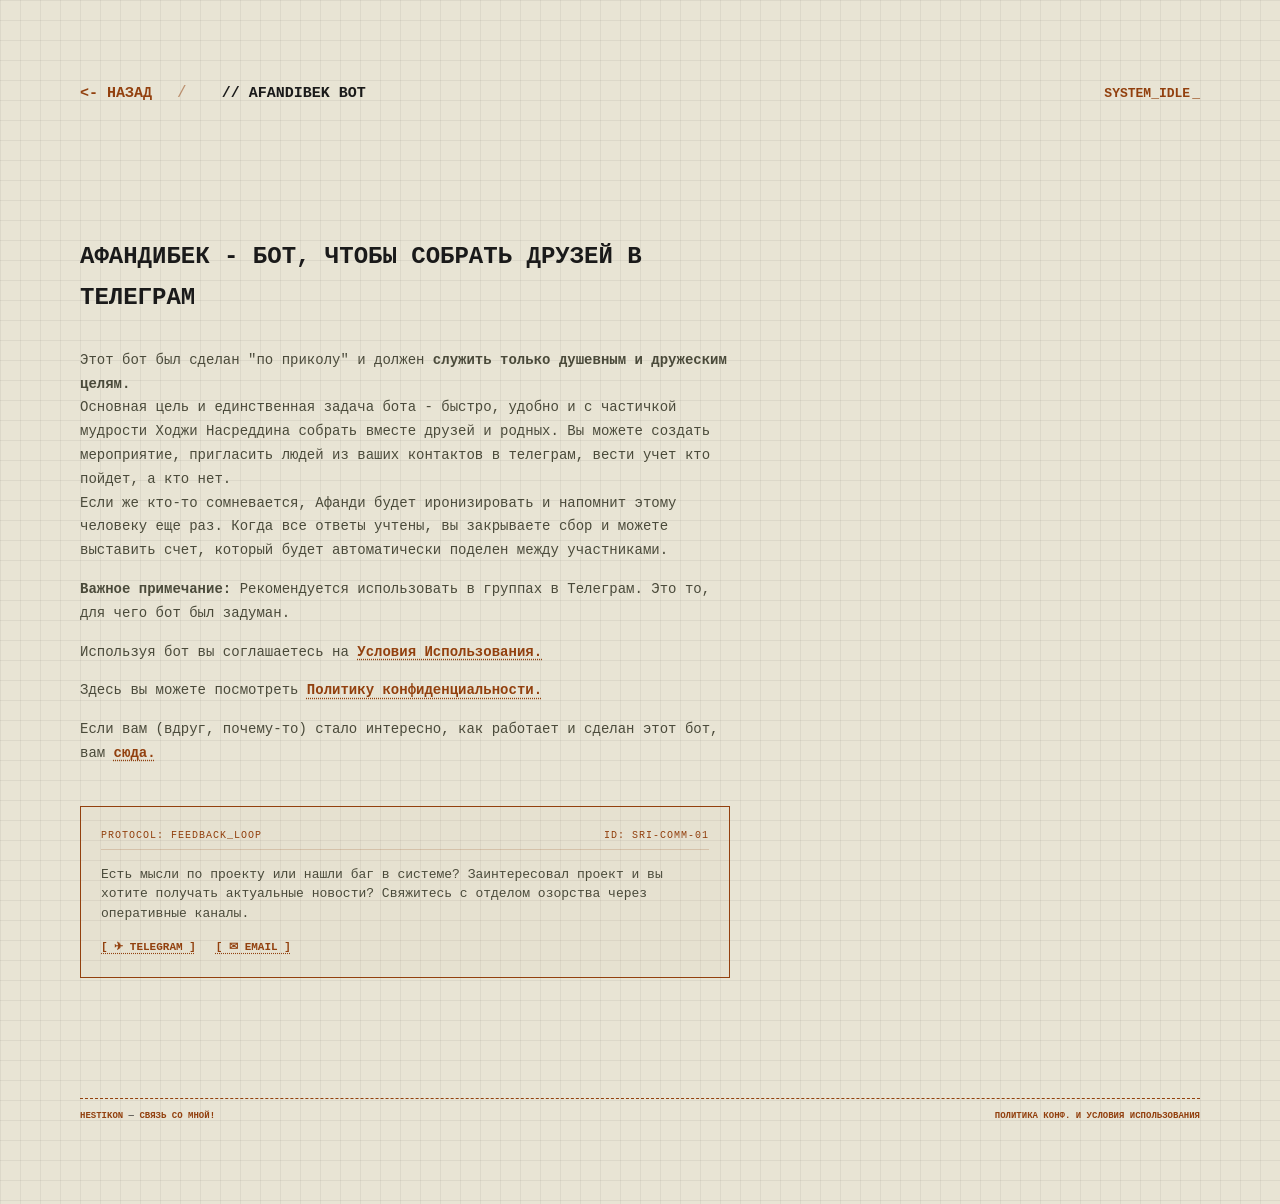
<file: afandibek/index.html>
<!DOCTYPE html>
<html lang="ru">
<head>
    <meta charset="UTF-8">
    <link rel="icon" type="image/png" href="../favicon.png">
    <meta name="viewport" content="width=device-width, initial-scale=1.0">
    <meta name="description" content="<Телеграм-Бот, собирает друзей и автоматически делит счет">
    <meta name="robots" content="index, follow">

    <title>Afandibek_bot — SAM</title>
    <link rel="stylesheet" href="../style.css">

</head>
<body class="inner-page">

    <nav class="projects-nav">
        <div class="nav-links">
            <a href="../index.html" class="nav-link"><- назад</a>
            <span class="nav-separator">/</span>
            <span class="nav-current-page">// Afandibek Bot</span>
        </div>

        <div class="status-terminal">
            <span class="status-text"></span><span class="cursor">_</span>
        </div>
    </nav>

    <main class="content-reader">
        <h1>Афандибек - бот, чтобы собрать друзей в Телеграм</h1>
        <p>Этот бот был сделан "по приколу" и должен <strong>служить только душевным и дружеским целям.</strong><br>
        Основная цель и единственная задача бота - быстро, удобно и с частичкой мудрости Ходжи Насреддина собрать вместе друзей и родных. Вы можете создать мероприятие, пригласить людей из ваших контактов в телеграм, вести учет кто пойдет, а кто нет.<br>
        Если же кто-то сомневается, Афанди будет иронизировать и напомнит этому человеку еще раз. Когда все ответы учтены, вы закрываете сбор и можете выставить счет, который будет автоматически поделен между участниками.</p>

        <p><strong>Важное примечание:</strong> Рекомендуется использовать в группах в Телеграм. Это то, для чего бот был задуман.</p>
        <p>Используя бот вы соглашаетесь на <a href="https://telegra.ph/Foydalanish-shartlari-03-05" target="_blank" rel="noopener noreferrer" class="footer-link">Условия Использования.</a></p>
        <p>Здесь вы можете посмотреть <a href="https://telegra.ph/Politika-konfidencialnostiMaxfiylik-siyosati-03-03" target="_blank" rel="noopener noreferrer" class="footer-link">Политику конфиденциальности.</a></p>
        <p>Если вам (вдруг, почему-то) стало интересно, как работает и сделан этот бот, вам <a href="https://telegra.ph/Tehnicheskij-vopros-03-05" target="_blank" rel="noopener noreferrer" class="footer-link">сюда.</a></p>

        <section class="contact-plate">
    <div class="plate-header">
        <span>Protocol: Feedback_Loop</span>
        <span>ID: SRI-COMM-01</span>
    </div>
    <div class="plate-content">
        Есть мысли по проекту или нашли баг в системе? Заинтересовал проект и вы хотите получать актуальные новости?
        Свяжитесь с отделом озорства через оперативные каналы.
    </div>
    <div class="plate-links">
        <a href="https://t.me/hestikon" class="plate-link">[ ✈ Telegram ]</a>
        <a href="https://tally.so/r/rjKJX2" class="plate-link">[ ✉ Email ]</a>
    </div>
</section>

    </main>

    <footer class="page-footer">
        <div class="footer-line">
            <span> <a href="https://t.me/hestikon" class="footer-link">HESTIKON</a> — <a href="../contact.html" class="footer-link">Связь со мной!</a></span>
            <span><a href="../legal.html" class="footer-link">Политика конф. и условия использования</a></span>
        </div>
    </footer>

        <!-- 100% privacy-first analytics -->
<script async src="https://scripts.simpleanalyticscdn.com/latest.js"></script>

</body>
</html>
</file>
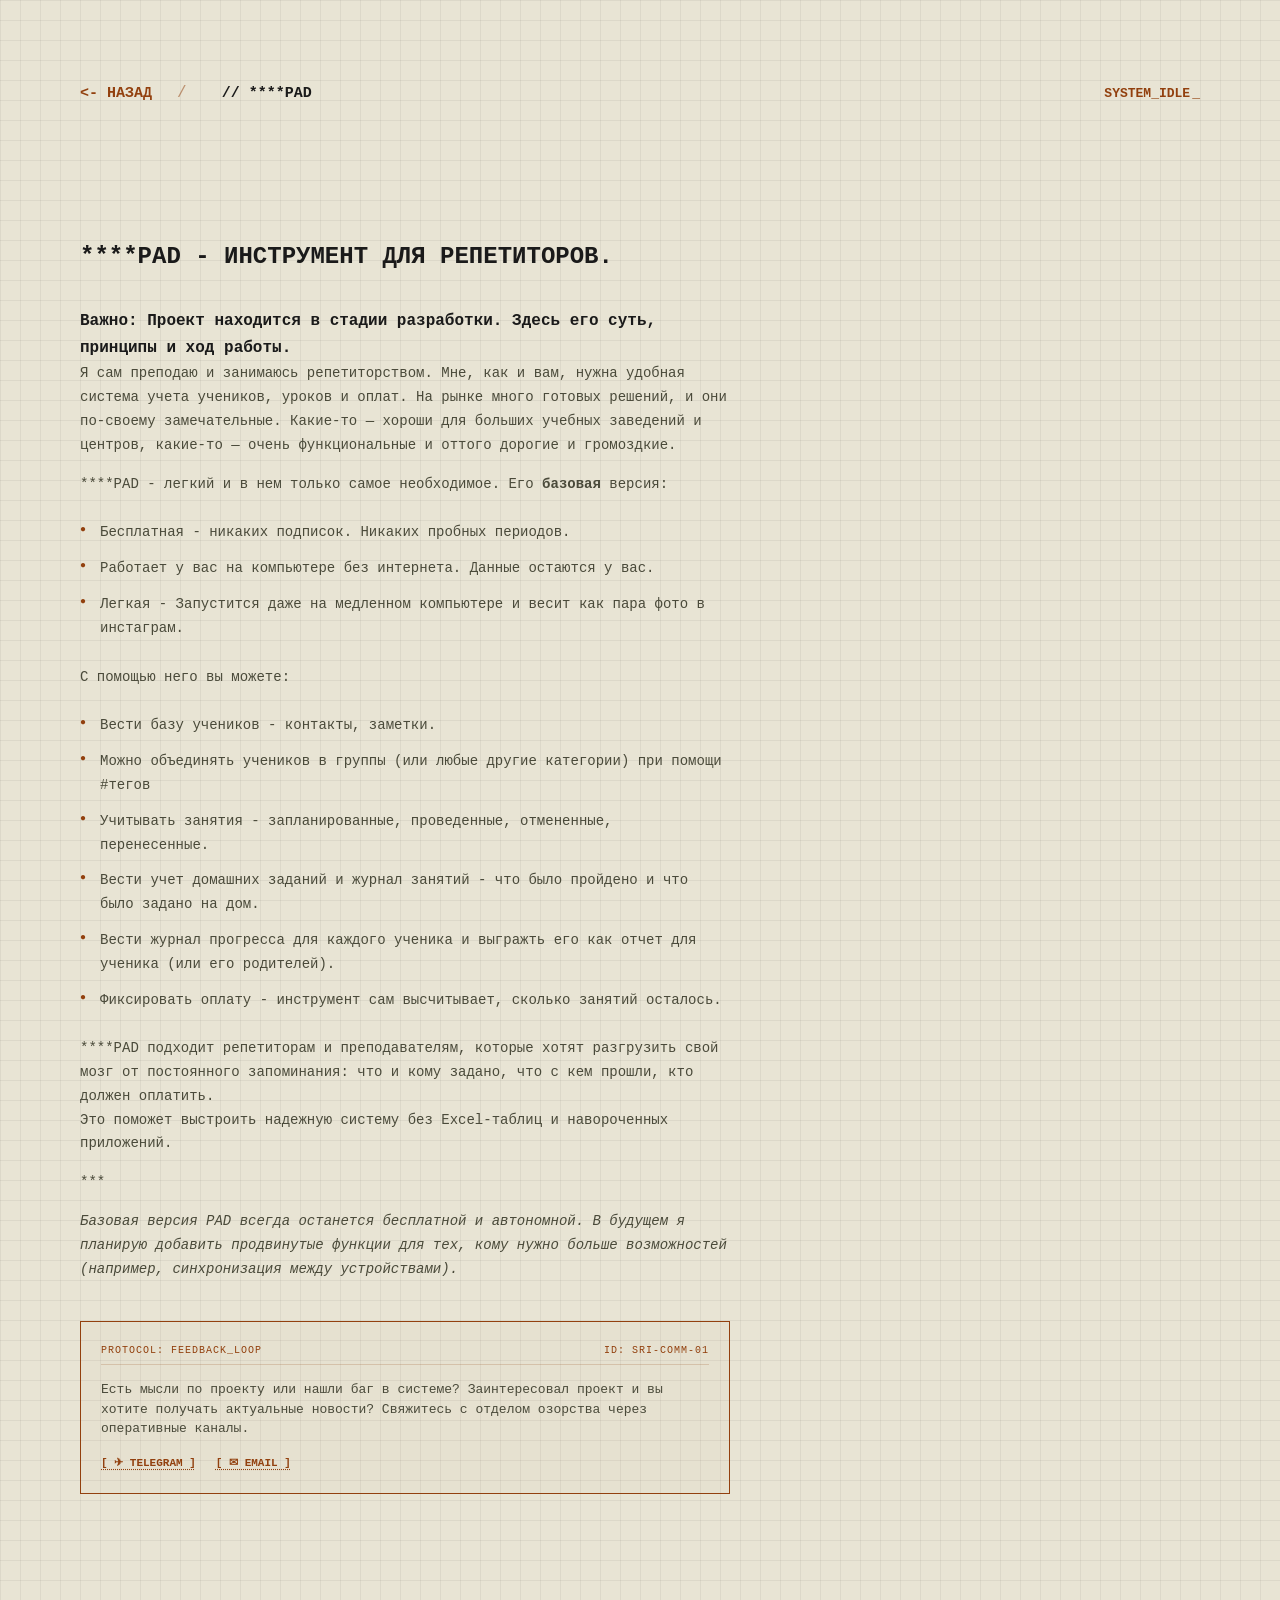
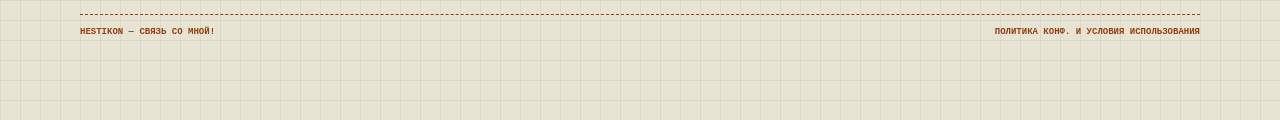
<file: pad/index.html>
<!DOCTYPE html>
<html lang="ru">
<head>
    <meta charset="UTF-8">
    <link rel="icon" type="image/png" href="../favicon.png">
    <meta name="viewport" content="width=device-width, initial-scale=1.0">
    <meta name="description" content="<Простой и легкий инструмент для репетиторов - журнал,ученики,оплаты">
    <meta name="robots" content="index, follow">

    <title>****PAD — SAM</title>
    <link rel="stylesheet" href="../style.css">

</head>
<body class="inner-page">

    <nav class="projects-nav">
        <div class="nav-links">
            <a href="../index.html" class="nav-link"><- назад</a>
            <span class="nav-separator">/</span>
            <span class="nav-current-page">// ****PAD</span>
        </div>

        <div class="status-terminal">
            <span class="status-text"></span><span class="cursor">_</span>
        </div>
    </nav>

    <main class="content-reader">
        <h1>****PAD - инструмент для репетиторов.</h1>
        <strong>Важно: Проект находится в стадии разработки. Здесь его суть, принципы и ход работы.</strong>
        <p>Я сам преподаю и занимаюсь репетиторством. Мне, как и вам, нужна удобная система учета учеников, уроков и оплат. На рынке много готовых решений, и они по-своему замечательные. Какие-то — хороши для больших учебных заведений и центров, какие-то — очень функциональные и оттого дорогие и громоздкие.</p>
        <p>****PAD - легкий и в нем только самое необходимое. Его <strong>базовая</strong> версия:
          <ul>
            <li>Бесплатная - никаких подписок. Никаких пробных периодов.</li>
            <li>Работает у вас на компьютере без интернета. Данные остаются у вас.</li>
            <li>Легкая - Запустится даже на медленном компьютере и весит как пара фото в инстаграм.</li>
          </ul> </p>
        <p>С помощью него вы можете:
        <ul>
          <li>Вести базу учеников - контакты, заметки.</li>
          <li>Можно объединять учеников в группы (или любые другие категории) при помощи #тегов</li>
          <li>Учитывать занятия - запланированные, проведенные, отмененные, перенесенные.</li>
          <li>Вести учет домашних заданий и журнал занятий - что было пройдено и что было задано на дом.</li>
          <li>Вести журнал прогресса для каждого ученика и выгражть его как отчет для ученика (или его родителей).</li>
          <li>Фиксировать оплату - инструмент сам высчитывает, сколько занятий осталось.</li>
        </ul></p>
        <p>****PAD подходит репетиторам и преподавателям, которые хотят разгрузить свой мозг от постоянного запоминания: что и кому задано, что с кем прошли, кто должен оплатить.<br>
        Это поможет выстроить надежную систему без Excel-таблиц и навороченных приложений. </p>
        <p>***</p>
        <p><em>Базовая версия PAD всегда останется бесплатной и автономной. В будущем я планирую добавить продвинутые функции для тех, кому нужно больше возможностей (например, синхронизация между устройствами).</em></p>

        <section class="contact-plate">
    <div class="plate-header">
        <span>Protocol: Feedback_Loop</span>
        <span>ID: SRI-COMM-01</span>
    </div>
    <div class="plate-content">
        Есть мысли по проекту или нашли баг в системе? Заинтересовал проект и вы хотите получать актуальные новости?
        Свяжитесь с отделом озорства через оперативные каналы.
    </div>
    <div class="plate-links">
        <a href="https://t.me/hestikon" class="plate-link">[ ✈ Telegram ]</a>
        <a href="https://tally.so/r/rjKJX2" class="plate-link">[ ✉ Email ]</a>
    </div>
</section>

    </main>

    <footer class="page-footer">
        <div class="footer-line">
          <span> <a href="https://t.me/hestikon" class="footer-link">HESTIKON</a> — <a href="../contact.html" class="footer-link">Связь со мной!</a></span>
          <span><a href="../legal.html" class="footer-link">Политика конф. и условия использования</a></span>
        </div>
    </footer>

        <!-- 100% privacy-first analytics -->
<script async src="https://scripts.simpleanalyticscdn.com/latest.js"></script>

</body>
</html>
</file>
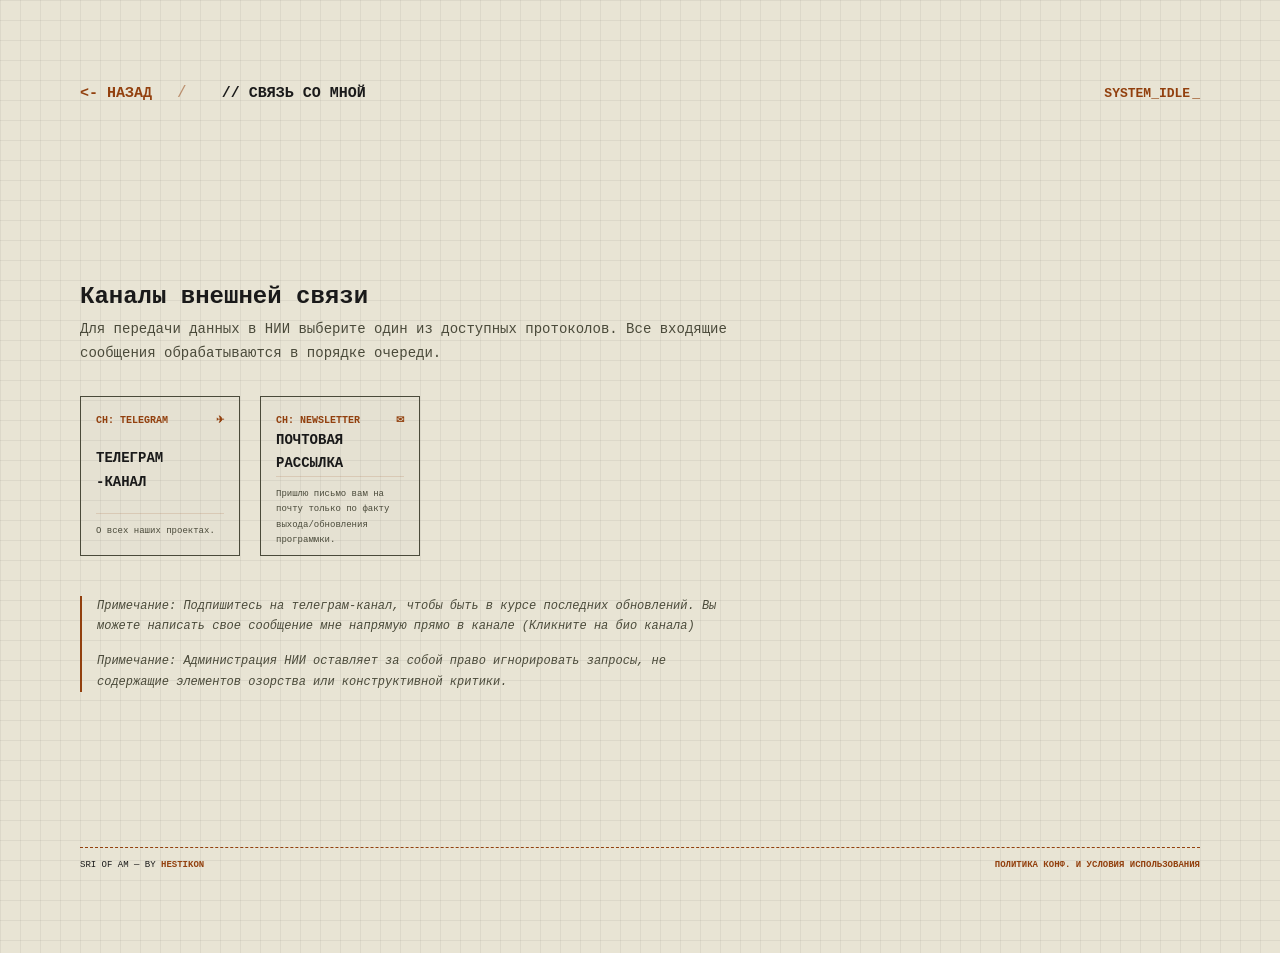
<file: contact.html>
<!DOCTYPE html>
<html lang="ru">
<head>
    <meta charset="UTF-8">
    <link rel="icon" type="image/png" href="../favicon.png">
    <meta name="viewport" content="width=device-width, initial-scale=1.0">
    <meta name="robots" content="index, follow">

    <title>CONTACTS - Связь со мной</title>
    <link rel="stylesheet" href="style.css">

</head>
<body class="inner-page">

    <nav class="projects-nav">
        <div class="nav-links">
            <a href="index.html" class="nav-link"><- назад</a>
            <span class="nav-separator">/</span>
            <span class="nav-current-page">// Связь со мной</span>
        </div>

        <div class="status-terminal">
            <span class="status-text"></span><span class="cursor">_</span>
        </div>
    </nav>

    <main class="content-reader">
      <main class="content-reader">
        <h2>Каналы внешней связи</h2>
        <p>Для передачи данных в НИИ выберите один из доступных протоколов. Все входящие сообщения обрабатываются в порядке очереди.</p>

        <div class="contact-grid">

            <a href="https://t.me/hestikon" target="_blank" class="tile-button">
                <div class="tile-header">
                    <span>CH: TELEGRAM</span>
                    <span>✈</span>
                </div>
                <div class="tile-title">Телеграм<br>-канал</div>
                <div class="tile-meta">
                    О всех наших проектах.
                </div>
            </a>

            <a href="https://tally.so/r/rjKJX2" class="tile-button">
                <div class="tile-header">
                    <span>CH: NEWSLETTER</span>
                    <span>✉</span>
                </div>
                <div class="tile-title">Почтовая<br>рассылка</div>
                <div class="tile-meta">
                    Пришлю письмо вам на почту только по факту выхода/обновления программки.
                </div>
            </a>
        </div>

        <div style="margin-top: 40px; border-left: 2px solid var(--amber); padding-left: 15px; font-style: italic;">
          <p style="font-size: 12px;">Примечание: Подпишитесь на телеграм-канал, чтобы быть в курсе последних обновлений. Вы можете написать свое сообщение мне напрямую прямо в канале (Кликните на био канала)</p>
            <p style="font-size: 12px;">Примечание: Администрация НИИ оставляет за собой право игнорировать запросы, не содержащие элементов озорства или конструктивной критики.</p>
        </div>
    </main>


    </main>

    <footer class="page-footer">
        <div class="footer-line">
            <span>SRI of AM — by <a href="https://t.me/hestikon" target="_blank" rel="noopener noreferrer" class="footer-link">Hestikon</a></span>
            <span><a href="legal.html" class="footer-link">Политика конф. и условия использования</a></span>
        </div>
    </footer>

        <!-- 100% privacy-first analytics -->
<script async src="https://scripts.simpleanalyticscdn.com/latest.js"></script>

</body>
</html>
</file>
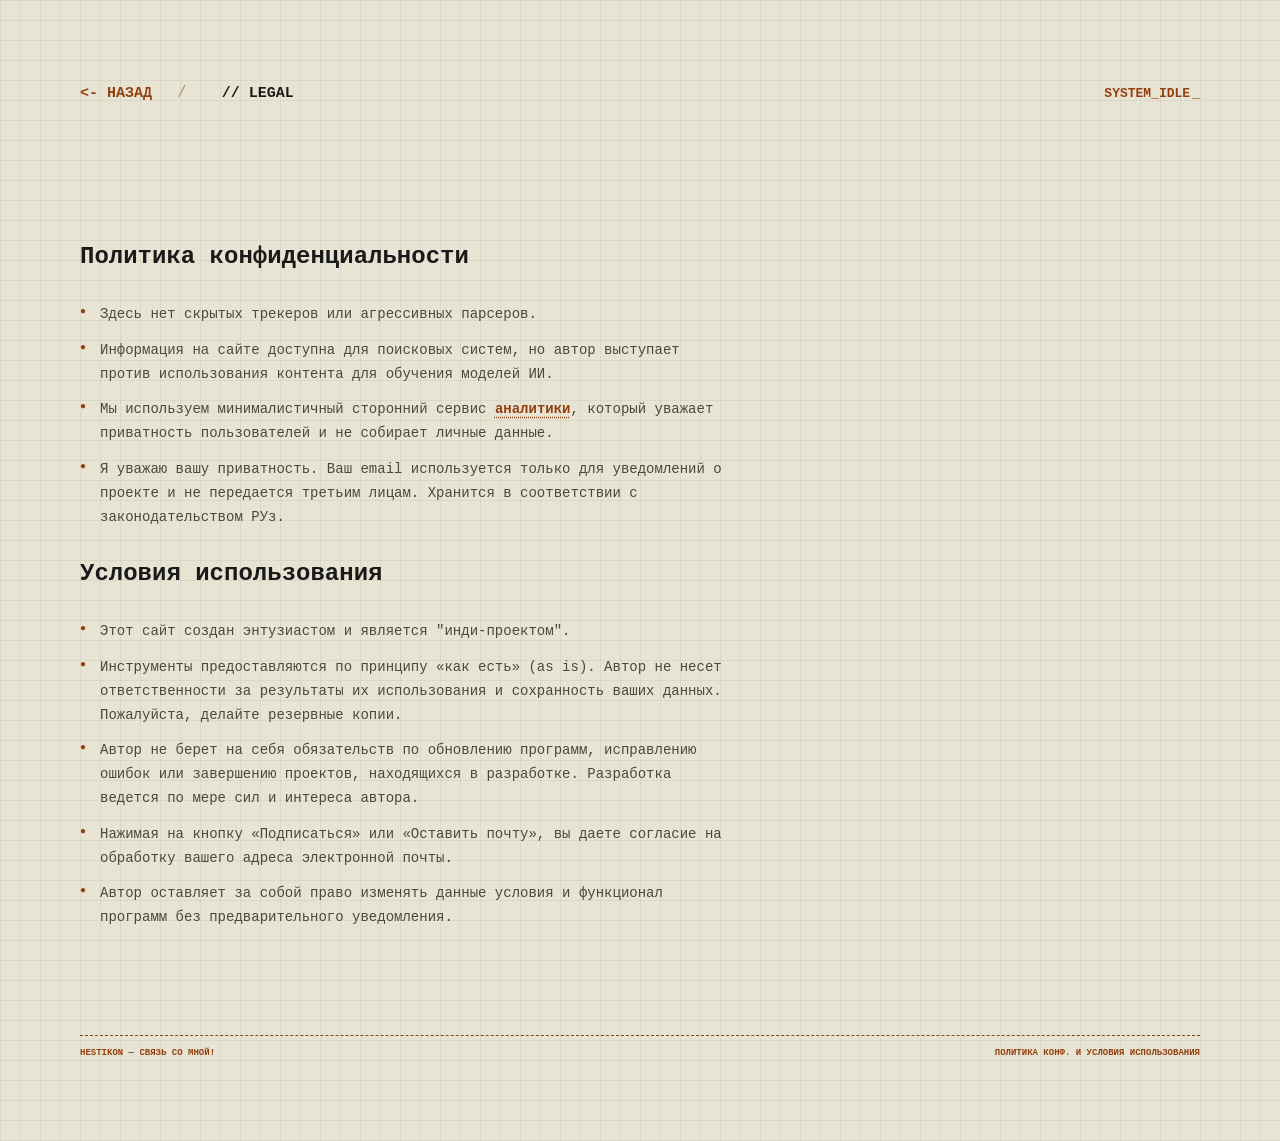
<file: legal.html>
<!DOCTYPE html>
<html lang="ru">
<head>
    <meta charset="UTF-8">
    <link rel="icon" type="image/png" href="../favicon.png">
    <meta name="viewport" content="width=device-width, initial-scale=1.0">
    <meta name="robots" content="index, follow">

    <title>LEGAL — SAM</title>
    <link rel="stylesheet" href="style.css">

</head>
<body class="inner-page">

    <nav class="projects-nav">
        <div class="nav-links">
            <a href="index.html" class="nav-link"><- назад</a>
            <span class="nav-separator">/</span>
            <span class="nav-current-page">// LEGAL</span>
        </div>

        <div class="status-terminal">
            <span class="status-text"></span><span class="cursor">_</span>
        </div>
    </nav>

    <main class="content-reader">
        <h2>Политика конфиденциальности</h2>
        <ul>
  <li>Здесь нет скрытых трекеров или агрессивных парсеров.</li>
  <li>Информация на сайте доступна для поисковых систем, но автор выступает против использования контента для обучения моделей ИИ.</li>
  <li>Мы используем минималистичный сторонний сервис <a href="https://www.simpleanalytics.com/">аналитики</a>, который уважает приватность пользователей и не собирает личные данные.</li>
  <li>Я уважаю вашу приватность. Ваш email используется только для уведомлений о проекте и не передается третьим лицам. Хранится в соответствии с законодательством РУз.</li>
</ul>

<h2>Условия использования</h2>
<ul>
  <li>Этот сайт создан энтузиастом и является "инди-проектом".</li>
  <li>Инструменты предоставляются по принципу «как есть» (as is). Автор не несет ответственности за результаты их использования и сохранность ваших данных. Пожалуйста, делайте резервные копии.</li>
  <li>Автор не берет на себя обязательств по обновлению программ, исправлению ошибок или завершению проектов, находящихся в разработке. Разработка ведется по мере сил и интереса автора.</li>
  <li>Нажимая на кнопку «Подписаться» или «Оставить почту», вы даете согласие на обработку вашего адреса электронной почты.</li>
  <li>Автор оставляет за собой право изменять данные условия и функционал программ без предварительного уведомления.</li>

</ul>


    </main>

    <footer class="page-footer">
        <div class="footer-line">
          <span> <a href="https://t.me/hestikon" class="footer-link">HESTIKON</a> — <a href="contact.html" class="footer-link">Связь со мной!</a></span>
          <span><a href="legal.html" class="footer-link">Политика конф. и условия использования</a></span>
        </div>
    </footer>

        <!-- 100% privacy-first analytics -->
<script async src="https://scripts.simpleanalyticscdn.com/latest.js"></script>

</body>
</html>
</file>
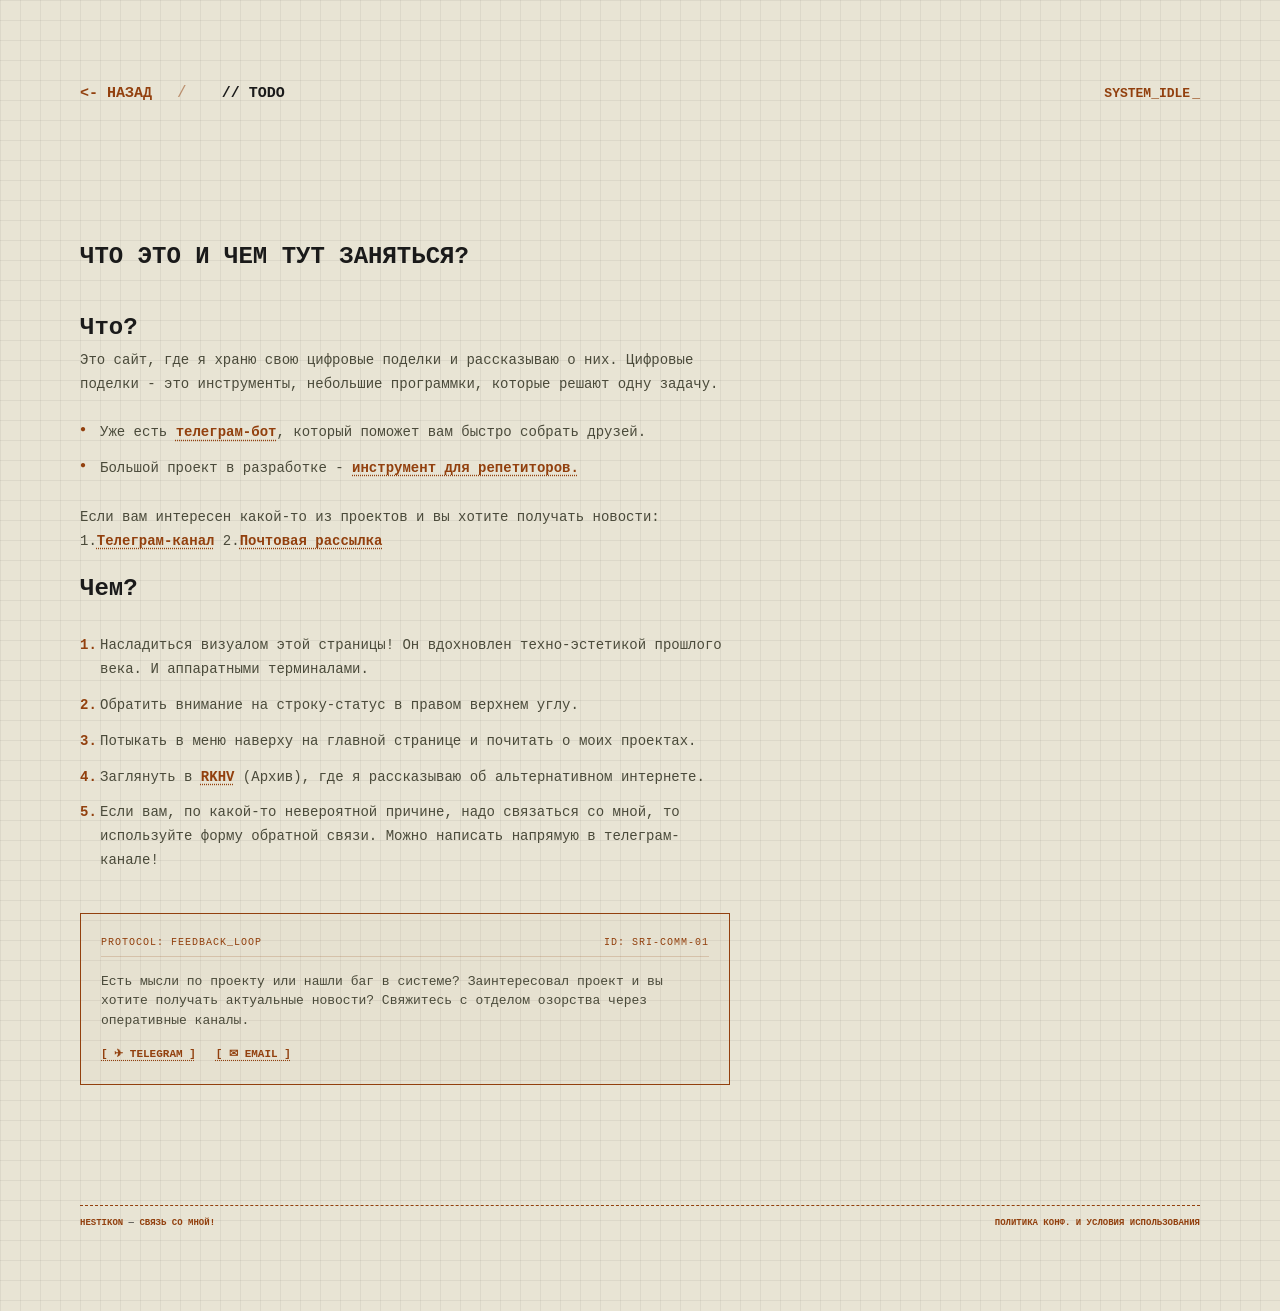
<file: todo.html>
<!DOCTYPE html>
<html lang="ru">
<head>
    <meta charset="UTF-8">
    <link rel="icon" type="image/png" href="../favicon.png">
    <meta name="viewport" content="width=device-width, initial-scale=1.0">
    <meta name="description" content="Чем заняться на этой страничке?">
    <meta name="robots" content="index, follow">

    <title>TODO — SAM</title>
    <link rel="stylesheet" href="style.css">

</head>
<body class="inner-page">

    <nav class="projects-nav">
        <div class="nav-links">
            <a href="index.html" class="nav-link"><- назад</a>
            <span class="nav-separator">/</span>
            <span class="nav-current-page">// TODO</span>
        </div>

        <div class="status-terminal">
            <span class="status-text"></span><span class="cursor">_</span>
        </div>
    </nav>

    <main class="content-reader">
        <h1>Что это и чем тут заняться?</h1>
        <h2>Что?</h2>
        <p>Это сайт, где я храню свою цифровые поделки и рассказываю о них. Цифровые поделки - это инструменты, небольшие программки, которые решают одну задачу.</p>
        <ul>
          <li>Уже есть <a href="afandibek/index.html">телеграм-бот</a>, который поможет вам быстро собрать друзей.</li>
          <li>Большой проект в разработке - <a href="pad/index.html">инструмент для репетиторов.</a></li>
        </ul>
          <p>Если вам интересен какой-то из проектов и вы хотите получать новости: 1.<a href="https://t.me/hestikon">Телеграм-канал</a> 2.<a href="https://tally.so/r/rjKJX2">Почтовая рассылка</a></p>


        <h2>Чем?</h2>
        <ol>
          <li>Насладиться визуалом этой страницы! Он вдохновлен техно-эстетикой прошлого века. И аппаратными терминалами.</li>
          <li>Обратить внимание на строку-статус в правом верхнем углу.</li>
          <li>Потыкать в меню наверху на главной странице и почитать о моих проектах.</li>
          <li>Заглянуть в <a href="#">RKHV</a> (Архив), где я рассказываю об альтернативном интернете.</li>
          <li>Если вам, по какой-то невероятной причине, надо связаться со мной, то используйте форму обратной связи. Можно написать напрямую в телеграм-канале!</li>
        </ol>

        <section class="contact-plate">
    <div class="plate-header">
        <span>Protocol: Feedback_Loop</span>
        <span>ID: SRI-COMM-01</span>
    </div>
    <div class="plate-content">
        Есть мысли по проекту или нашли баг в системе? Заинтересовал проект и вы хотите получать актуальные новости?
        Свяжитесь с отделом озорства через оперативные каналы.
    </div>
    <div class="plate-links">
        <a href="https://t.me/hestikon" class="plate-link">[ ✈ Telegram ]</a>
        <a href="https://tally.so/r/rjKJX2" class="plate-link">[ ✉ Email ]</a>
    </div>
</section>

    </main>

    <footer class="page-footer">
        <div class="footer-line">
          <span> <a href="https://t.me/hestikon" class="footer-link">HESTIKON</a> — <a href="contact.html" class="footer-link">Связь со мной!</a></span>
          <span><a href="legal.html" class="footer-link">Политика конф. и условия использования</a></span>
        </div>
    </footer>

        <!-- 100% privacy-first analytics -->
<script async src="https://scripts.simpleanalyticscdn.com/latest.js"></script>

</body>
</html>
</file>
<file: style.css>
/* --- 1. ПЕРЕМЕННЫЕ И БАЗА --- */
:root {
    --bg: #e8e4d4;
    --text: #1a1a1a;
    --text-dim: #4a4a3a;
    --amber: #92400e;
    --amber-glow: #d97706;
    --grid-color: rgba(0,0,0,0.05);

    --p-page: clamp(30px, 7vw, 80px);
    --m-nav-bottom: clamp(40px, 10vh, 120px);
}

* { box-sizing: border-box; margin: 0; padding: 0; }

body {
    background-color: var(--bg);
    background-image:
        linear-gradient(var(--grid-color) 1px, transparent 1px),
        linear-gradient(90deg, var(--grid-color) 1px, transparent 1px);
    background-size: 20px 20px;
    color: var(--text);
    font-family: ui-monospace, monospace;
    min-height: 100vh;
    display: flex;
    flex-direction: column;
    padding: var(--p-page);
    line-height: 1.7;
}

/* --- 2. НАВИГАЦИЯ И СТАТУС --- */
.projects-nav {
    display: flex;
    justify-content: space-between;
    align-items: center;
    flex-wrap: wrap;
    gap: 20px;
    margin-bottom: var(--m-nav-bottom);
}

.nav-links { display: flex; gap: 25px; align-items: center; }

.nav-link {
    text-decoration: none;
    color: var(--amber);
    font-size: 15px;
    font-weight: 700;
    text-transform: uppercase;
    transition: color 0.2s ease;
}

.nav-link:hover { color: var(--amber-glow); text-decoration: underline dotted; }

.nav-current-page {
    color: var(--text);
    font-weight: 800;
    text-transform: uppercase;
    font-size: 15px;
    margin-left: 10px;
}

.nav-separator { color: var(--amber); opacity: 0.5; }

/* Терминал */
.status-terminal {
    font-size: 13px;
    color: var(--amber);
    font-weight: 700;
    text-transform: uppercase;
}

.status-text::after {
    content: "system_idle";
    animation: statusCycle 35s infinite steps(1);
}

@keyframes statusCycle {
    0%   { content: "Привет?"; }
    25%  { content: "Что ты ожидал здесь найти?"; }
    50%  { content: "Сегодня хороший день..."; }
    75%  { content: "Может, ты все время смотришь не туда?"; }
}

.cursor { animation: blink 1.3s infinite; margin-left: 2px; }
@keyframes blink { 0%, 100% { opacity: 1; } 50% { opacity: 0; } }

/* --- 3. ШАПКА (ЛОГО) --- */
.header {
    display: flex;
    flex-direction: column;
    align-items: flex-end;
    text-align: right;
    width: 100%;
}

.logo {
    font-size: clamp(25px, 6vw, 40px);
    font-weight: 800;
    line-height: 0.9;
    letter-spacing: -2px;
    text-transform: lowercase;
}
.logo span { color: var(--amber); }

.tagline {
    font-size: 10px;
    text-transform: uppercase;
    letter-spacing: 2px;
    color: var(--text-dim);
    margin-top: 10px;
    border-right: 2px solid var(--amber);
    padding-right: 10px;
}

/* --- 4. КОНТЕНТНЫЕ ОБЛАСТИ (ОБЪЕДИНЕНО) --- */
.intro, .content-reader {
    width: 100%;
    margin-top: 40px;
}

.intro { max-width: 520px; }
.content-reader { max-width: 650px; padding-bottom: 60px; }

.intro p, .content-reader p {
    font-size: 14px;
    margin-bottom: 15px;
    color: var(--text-dim);
}

.content-reader h1 {
    font-size: 24px;
    text-transform: uppercase;
    margin-bottom: 30px;
}

/* Общие ссылки в тексте */
.intro a, .content-reader a:not(.tile-button) {
    color: var(--amber);
    text-decoration: underline dotted;
    text-underline-offset: 3px;
    font-weight: 700;
    transition: all 0.2s ease;
}

.intro a:hover, .content-reader a:hover:not(.tile-button) {
    color: var(--amber-glow);
    background: rgba(146, 64, 14, 0.05);
}

/* Списки */
.content-reader ul, .content-reader ol { margin: 25px 0; list-style: none; }
.content-reader li {
    font-size: 14px;
    color: var(--text-dim);
    margin-bottom: 12px;
    position: relative;
    padding-left: 20px;
}

.content-reader ul li::before {
    content: "●";
    color: var(--amber);
    position: absolute;
    left: 0;
    font-size: 10px;
}

.content-reader ol { counter-reset: mischief-counter; }
.content-reader ol li { counter-increment: mischief-counter; }
.content-reader ol li::before {
    content: counter(mischief-counter) ".";
    color: var(--amber);
    position: absolute;
    left: 0;
    font-weight: 800;
}

/* --- 5. ПЛИТКИ (CONTACTS / VISUAL DEP) --- */
.contact-grid {
    display: grid;
    grid-template-columns: repeat(auto-fill, 160px);
    gap: 20px;
    margin-top: 30px;
}

.tile-button {
    width: 160px;
    height: 160px;
    border: 1px solid var(--text-dim);
    text-decoration: none;
    display: flex;
    flex-direction: column;
    justify-content: space-between;
    padding: 15px;
    background: rgba(0,0,0,0.01);
    transition: all 0.2s cubic-bezier(0.4, 0, 0.2, 1);
}

.tile-header {
    display: flex;
    justify-content: space-between;
    font-size: 10px;
    font-weight: 700;
    color: var(--amber);
}

.tile-title {
    font-size: 14px;
    font-weight: 800;
    color: var(--text);
    text-transform: uppercase;
}

.tile-meta {
    font-size: 9px;
    color: var(--text-dim);
    border-top: 1px solid rgba(146, 64, 14, 0.15);
    padding-top: 10px;
}

.tile-button:hover {
    border-color: var(--amber);
    background: rgba(146, 64, 14, 0.04);
    transform: translateY(-2px);
    box-shadow: 4px 4px 0px var(--amber);
}

/* --- ПЛАШКА ОБРАТНОЙ СВЯЗИ (SIGNATURE) --- */
.contact-plate {
    margin: 40px 0;
    padding: 20px;
    border: 1px double var(--amber); 
    background: rgba(146, 64, 14, 0.02);
    display: flex;
    flex-direction: column;
    gap: 15px;
    max-width: 100%;
}

.plate-header {
    font-size: 10px;
    text-transform: uppercase;
    letter-spacing: 1px;
    color: var(--amber);
    border-bottom: 1px solid rgba(146, 64, 14, 0.2);
    padding-bottom: 5px;
    display: flex;
    justify-content: space-between;
}

.plate-content {
    font-size: 13px;
    line-height: 1.5;
    color: var(--text-dim);
}

.plate-links {
    display: flex;
    gap: 20px;
}

.plate-link {
    font-size: 11px;
    font-weight: 800;
    text-transform: uppercase;
    text-decoration: none;
    color: var(--amber);
}

.plate-link:hover {
    color: var(--amber-glow);
    text-decoration: underline;
}

/* --- 6. ФУТЕР --- */
.page-footer { margin-top: auto; padding-top: 20px; }
.footer-line {
    border-top: 1px dashed var(--amber);
    padding-top: 10px;
    display: flex;
    justify-content: space-between;
    font-size: 9px;
    text-transform: uppercase;
}

.footer-link { color: var(--amber); text-decoration: none; font-weight: 700; }

/* --- 7. АДАПТИВНОСТЬ --- */
@media (max-width: 800px) {
    .projects-nav { flex-direction: column; align-items: flex-start; }
}

@media (max-width: 600px) {
    .header { align-items: flex-start; text-align: left; }
    .tagline { border-right: none; border-left: 2px solid var(--amber); padding-left: 10px; }
    .footer-line { flex-direction: column; gap: 8px; }
    .contact-grid { grid-template-columns: 1fr 1fr; }
    .tile-button { width: 100%; }
}
</file>
